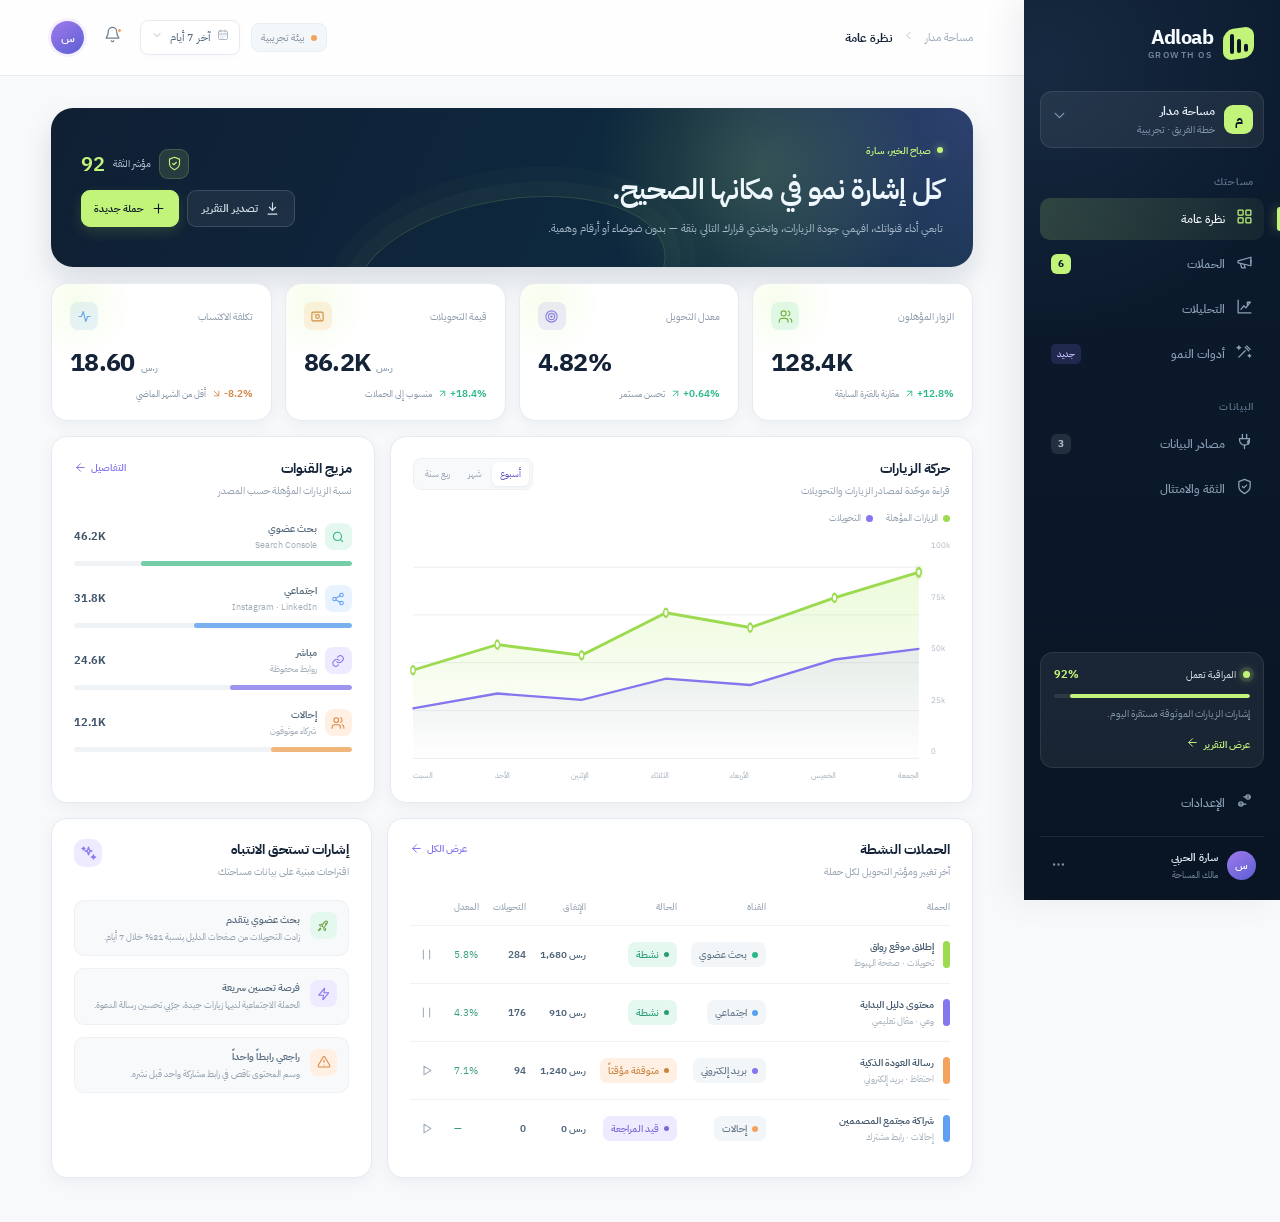
<file: index.html>
<!doctype html>
<html lang="ar" dir="rtl">
  <head>
    <meta charset="UTF-8" />
    <meta name="viewport" content="width=device-width, initial-scale=1.0" />
    <meta name="theme-color" content="#0b1728" />
    <meta
      name="description"
      content="Adloab — لوحة عربية لإدارة الحملات وتحليل الزيارات الموثوقة."
    />
    <title>Adloab · لوحة النمو</title>
    <link rel="stylesheet" href="styles.css" />
  </head>
  <body>
    <div class="app-shell" id="app-shell">
      <aside class="sidebar" id="sidebar" aria-label="القائمة الرئيسية">
        <div class="sidebar-top">
          <a class="brand" href="#" data-view="overview" aria-label="Adloab، الصفحة الرئيسية">
            <span class="brand-mark" aria-hidden="true">
              <span></span><span></span><span></span>
            </span>
            <span class="brand-copy">
              <strong>Adloab</strong>
              <small>growth OS</small>
            </span>
          </a>

          <button class="workspace-switcher" type="button" data-action="workspace-menu">
            <span class="workspace-avatar">م</span>
            <span class="workspace-copy">
              <strong>مساحة مدار</strong>
              <small>خطة الفريق · تجريبية</small>
            </span>
            <span class="workspace-chevron" data-icon="chevron-down"></span>
          </button>

          <nav class="primary-nav" aria-label="التنقل">
            <p class="nav-label">مساحتك</p>
            <button class="nav-item active" type="button" data-view="overview">
              <span data-icon="layout-dashboard"></span>
              <span>نظرة عامة</span>
              <span class="nav-indicator"></span>
            </button>
            <button class="nav-item" type="button" data-view="campaigns">
              <span data-icon="megaphone"></span>
              <span>الحملات</span>
              <span class="nav-count">6</span>
            </button>
            <button class="nav-item" type="button" data-view="analytics">
              <span data-icon="chart-no-axes-combined"></span>
              <span>التحليلات</span>
            </button>
            <button class="nav-item" type="button" data-view="tools">
              <span data-icon="wand-sparkles"></span>
              <span>أدوات النمو</span>
              <span class="new-dot">جديد</span>
            </button>

            <p class="nav-label nav-label-spaced">البيانات</p>
            <button class="nav-item" type="button" data-view="sources">
              <span data-icon="plug-zap"></span>
              <span>مصادر البيانات</span>
              <span class="nav-count subtle">3</span>
            </button>
            <button class="nav-item" type="button" data-view="compliance">
              <span data-icon="shield-check"></span>
              <span>الثقة والامتثال</span>
            </button>
          </nav>
        </div>

        <div class="sidebar-bottom">
          <div class="trust-mini-card">
            <div class="trust-mini-head">
              <span class="live-dot"></span>
              <span>المراقبة تعمل</span>
              <strong>92%</strong>
            </div>
            <div class="mini-progress"><span></span></div>
            <p>إشارات الزيارات الموثوقة مستقرة اليوم.</p>
            <button type="button" data-view="compliance">عرض التقرير <span data-icon="arrow-left"></span></button>
          </div>
          <button class="nav-item settings-link" type="button" data-view="settings">
            <span data-icon="settings-2"></span>
            <span>الإعدادات</span>
          </button>
          <div class="sidebar-user">
            <span class="user-avatar">س</span>
            <span class="sidebar-user-copy">
              <strong>سارة الحربي</strong>
              <small>مالك المساحة</small>
            </span>
            <button type="button" class="icon-button tiny" data-action="profile-menu" aria-label="خيارات الحساب">
              <span data-icon="more-horizontal"></span>
            </button>
          </div>
        </div>
      </aside>

      <div class="sidebar-backdrop" id="sidebar-backdrop"></div>

      <main class="main-area">
        <header class="topbar">
          <div class="topbar-leading">
            <button class="icon-button menu-toggle" type="button" data-action="toggle-sidebar" aria-label="فتح القائمة">
              <span data-icon="menu"></span>
            </button>
            <div class="breadcrumb-wrap">
              <span class="breadcrumb-muted">مساحة مدار</span>
              <span data-icon="chevron-left" class="breadcrumb-chevron"></span>
              <strong id="page-title">نظرة عامة</strong>
            </div>
          </div>
          <div class="topbar-actions">
            <span class="environment-pill"><span></span> بيئة تجريبية</span>
            <button class="date-button" type="button" data-action="range-menu">
              <span data-icon="calendar-days"></span>
              <span id="current-range-label">آخر 7 أيام</span>
              <span data-icon="chevron-down"></span>
            </button>
            <button class="icon-button notification-button" type="button" data-action="notifications" aria-label="الإشعارات">
              <span data-icon="bell"></span>
              <i></i>
            </button>
            <button class="top-avatar" type="button" data-action="profile-menu" aria-label="حساب سارة الحربي">س</button>
          </div>
          <div class="floating-menu date-menu" id="date-menu" hidden>
            <button type="button" data-range="7d">آخر 7 أيام <span>الأكثر استخداماً</span></button>
            <button type="button" data-range="30d">آخر 30 يوماً</button>
            <button type="button" data-range="90d">آخر 90 يوماً</button>
          </div>
          <div class="floating-menu notification-menu" id="notification-menu" hidden>
            <div class="menu-heading"><strong>الإشعارات</strong><button type="button" data-action="mark-read">تحديد كمقروء</button></div>
            <div class="notification-row"><span class="notification-icon green" data-icon="check-check"></span><div><strong>تم تحديث مزامنة GA4</strong><small>منذ 12 دقيقة</small></div></div>
            <div class="notification-row"><span class="notification-icon purple" data-icon="sparkles"></span><div><strong>اقتراح جديد للحملة العضوية</strong><small>منذ ساعة</small></div></div>
            <div class="notification-row"><span class="notification-icon orange" data-icon="triangle-alert"></span><div><strong>وسم UTM ناقص في رابط واحد</strong><small>منذ 3 ساعات</small></div></div>
          </div>
        </header>

        <section class="page-content" id="app-content" aria-live="polite"></section>
      </main>
    </div>

    <div id="modal-root"></div>
    <div class="toast-region" id="toast-region" aria-live="polite" aria-atomic="true"></div>
    <script src="app.js"></script>
  </body>
</html>
</file>
<file: styles.css>
@import url('https://fonts.googleapis.com/css2?family=IBM+Plex+Sans+Arabic:wght@400;500;600;700&display=swap');

:root {
  --navy-950: #07111f;
  --navy-900: #0b1728;
  --navy-850: #101f34;
  --navy-800: #142942;
  --navy-700: #203d5b;
  --ink: #142337;
  --muted: #74839a;
  --muted-2: #9aa8ba;
  --line: #e6ebf1;
  --line-strong: #d9e1e9;
  --surface: #ffffff;
  --surface-soft: #f7f9fb;
  --surface-warm: #fcfbf8;
  --lime: #c3f47a;
  --lime-strong: #9cda4f;
  --lime-ink: #153225;
  --purple: #8376ef;
  --purple-soft: #eeeaff;
  --orange: #f4a35d;
  --orange-soft: #fff0e3;
  --blue: #5f9ff4;
  --blue-soft: #e9f2ff;
  --green: #2bb789;
  --green-soft: #e4f8f0;
  --red: #e46c6c;
  --red-soft: #ffeded;
  --shadow-sm: 0 4px 16px rgba(15, 36, 60, 0.05);
  --shadow-md: 0 14px 36px rgba(15, 36, 60, 0.09);
  --radius-sm: 10px;
  --radius: 16px;
  --radius-lg: 22px;
  --sidebar-width: 256px;
  font-family: 'IBM Plex Sans Arabic', 'Segoe UI', Tahoma, Arial, sans-serif;
  color: var(--ink);
  background: var(--surface-soft);
  font-synthesis: none;
}

* {
  box-sizing: border-box;
}

html {
  min-width: 320px;
  background: var(--surface-soft);
}

body {
  margin: 0;
  min-width: 320px;
  min-height: 100vh;
  background: var(--surface-soft);
  color: var(--ink);
  -webkit-font-smoothing: antialiased;
}

button,
input,
select,
textarea {
  font: inherit;
}

button {
  cursor: pointer;
}

button:focus-visible,
input:focus-visible,
select:focus-visible,
textarea:focus-visible,
a:focus-visible {
  outline: 3px solid rgba(131, 118, 239, 0.3);
  outline-offset: 2px;
}

[hidden] {
  display: none !important;
}

.app-shell {
  display: flex;
  min-height: 100vh;
}

.sidebar {
  position: fixed;
  inset: 0 0 0 auto;
  z-index: 30;
  display: flex;
  flex-direction: column;
  justify-content: space-between;
  width: var(--sidebar-width);
  padding: 26px 16px 18px;
  color: #dce6f0;
  background:
    radial-gradient(circle at 8% 8%, rgba(73, 116, 153, 0.17), transparent 31%),
    linear-gradient(180deg, #0c1b2f 0%, #091524 100%);
  box-shadow: -12px 0 32px rgba(6, 17, 30, 0.06);
}

.sidebar-top,
.sidebar-bottom {
  width: 100%;
}

.brand {
  display: inline-flex;
  align-items: center;
  gap: 10px;
  padding: 0 10px;
  color: #f7fbff;
  text-decoration: none;
}

.brand-mark {
  display: inline-flex;
  align-items: flex-end;
  justify-content: center;
  gap: 3px;
  width: 31px;
  height: 31px;
  padding: 6px 5px;
  overflow: hidden;
  border-radius: 10px;
  background: var(--lime);
  transform: skewY(-9deg);
}

.brand-mark span {
  display: block;
  width: 4px;
  border-radius: 4px;
  background: var(--navy-900);
  transform: skewY(9deg);
}

.brand-mark span:nth-child(1) { height: 8px; }
.brand-mark span:nth-child(2) { height: 14px; }
.brand-mark span:nth-child(3) { height: 20px; }

.brand-copy {
  display: flex;
  flex-direction: column;
  gap: 0;
  line-height: 1.1;
}

.brand-copy strong {
  font-size: 20px;
  letter-spacing: -0.6px;
}

.brand-copy small {
  margin-top: 3px;
  color: #71849c;
  font-size: 9px;
  font-weight: 600;
  letter-spacing: 1.5px;
  text-transform: uppercase;
  direction: ltr;
  text-align: right;
}

.workspace-switcher {
  display: flex;
  align-items: center;
  width: 100%;
  margin-top: 30px;
  padding: 10px;
  color: #eaf3fb;
  text-align: right;
  background: rgba(255, 255, 255, 0.065);
  border: 1px solid rgba(255, 255, 255, 0.09);
  border-radius: 12px;
  transition: background 160ms ease, border-color 160ms ease;
}

.workspace-switcher:hover {
  background: rgba(255, 255, 255, 0.1);
  border-color: rgba(255, 255, 255, 0.16);
}

.workspace-avatar {
  display: grid;
  flex: 0 0 29px;
  width: 29px;
  height: 29px;
  place-items: center;
  margin-left: 9px;
  color: var(--navy-900);
  font-size: 13px;
  font-weight: 700;
  background: var(--lime);
  border-radius: 9px;
}

.workspace-copy {
  display: flex;
  flex: 1;
  flex-direction: column;
  min-width: 0;
  gap: 2px;
}

.workspace-copy strong {
  overflow: hidden;
  font-size: 12px;
  font-weight: 600;
  text-overflow: ellipsis;
  white-space: nowrap;
}

.workspace-copy small {
  overflow: hidden;
  color: #8397ad;
  font-size: 10px;
  text-overflow: ellipsis;
  white-space: nowrap;
}

.workspace-chevron {
  color: #8299b0;
}

.primary-nav {
  margin-top: 26px;
}

.nav-label {
  padding: 0 10px;
  margin: 0 0 9px;
  color: #5f748d;
  font-size: 10px;
  font-weight: 600;
  letter-spacing: 0.7px;
}

.nav-label-spaced {
  margin-top: 24px;
}

.nav-item {
  position: relative;
  display: flex;
  align-items: center;
  width: 100%;
  min-height: 42px;
  gap: 11px;
  padding: 9px 11px;
  color: #8da2b8;
  font-size: 12px;
  font-weight: 500;
  text-align: right;
  background: transparent;
  border: 0;
  border-radius: 10px;
  transition: color 160ms ease, background 160ms ease, transform 160ms ease;
}

.nav-item + .nav-item {
  margin-top: 3px;
}

.nav-item svg {
  flex: 0 0 auto;
  width: 17px;
  height: 17px;
  stroke-width: 1.8;
}

.nav-item:hover {
  color: #e7f0f7;
  background: rgba(255, 255, 255, 0.065);
}

.nav-item.active {
  color: #f5fbff;
  background: linear-gradient(90deg, rgba(195, 244, 122, 0.17), rgba(195, 244, 122, 0.06));
}

.nav-item.active::before {
  position: absolute;
  top: 9px;
  bottom: 9px;
  right: -16px;
  width: 3px;
  content: '';
  background: var(--lime);
  border-radius: 4px 0 0 4px;
  box-shadow: 0 0 12px rgba(195, 244, 122, 0.7);
}

.nav-item.active > [data-icon] {
  color: var(--lime);
}

.nav-indicator {
  display: none;
}

.nav-count {
  display: inline-grid;
  min-width: 20px;
  height: 20px;
  padding: 0 5px;
  margin-right: auto;
  place-items: center;
  color: var(--navy-900);
  font-size: 10px;
  font-weight: 700;
  background: var(--lime);
  border-radius: 6px;
}

.nav-count.subtle {
  color: #b2c4d6;
  background: rgba(255, 255, 255, 0.1);
}

.new-dot {
  padding: 3px 6px;
  margin-right: auto;
  color: #c6bfff;
  font-size: 9px;
  background: rgba(131, 118, 239, 0.18);
  border-radius: 5px;
}

.sidebar-bottom {
  padding-top: 16px;
}

.trust-mini-card {
  padding: 13px 13px 12px;
  margin-bottom: 14px;
  background: rgba(255, 255, 255, 0.065);
  border: 1px solid rgba(255, 255, 255, 0.085);
  border-radius: 13px;
}

.trust-mini-head {
  display: flex;
  align-items: center;
  gap: 7px;
  color: #d9e7ef;
  font-size: 10px;
}

.trust-mini-head strong {
  margin-right: auto;
  color: var(--lime);
  font-size: 11px;
  font-weight: 700;
  direction: ltr;
}

.live-dot {
  width: 7px;
  height: 7px;
  background: var(--lime);
  border-radius: 50%;
  box-shadow: 0 0 0 4px rgba(195, 244, 122, 0.1), 0 0 10px rgba(195, 244, 122, 0.7);
}

.mini-progress {
  height: 4px;
  margin: 11px 0 8px;
  overflow: hidden;
  background: rgba(255, 255, 255, 0.09);
  border-radius: 8px;
}

.mini-progress span {
  display: block;
  width: 92%;
  height: 100%;
  background: var(--lime);
  border-radius: inherit;
}

.trust-mini-card p {
  margin: 0 0 9px;
  color: #8297ab;
  font-size: 10px;
  line-height: 1.65;
}

.trust-mini-card button {
  display: inline-flex;
  align-items: center;
  gap: 5px;
  padding: 0;
  color: #c4f47b;
  font-size: 10px;
  font-weight: 600;
  background: none;
  border: 0;
}

.trust-mini-card button svg {
  width: 13px;
  height: 13px;
}

.settings-link {
  margin-bottom: 12px;
}

.sidebar-user {
  display: flex;
  align-items: center;
  gap: 9px;
  padding: 12px 8px 0;
  border-top: 1px solid rgba(255, 255, 255, 0.08);
}

.user-avatar,
.top-avatar {
  display: grid;
  flex: 0 0 auto;
  place-items: center;
  color: #fff;
  font-weight: 600;
  background: linear-gradient(145deg, #9f7aec, #5c5fd3);
  border-radius: 50%;
}

.user-avatar {
  width: 29px;
  height: 29px;
  font-size: 11px;
}

.sidebar-user-copy {
  display: flex;
  flex: 1;
  flex-direction: column;
  gap: 2px;
  min-width: 0;
}

.sidebar-user-copy strong {
  overflow: hidden;
  color: #e2edf6;
  font-size: 11px;
  font-weight: 600;
  text-overflow: ellipsis;
  white-space: nowrap;
}

.sidebar-user-copy small {
  color: #70859b;
  font-size: 9px;
}

.main-area {
  min-width: 0;
  width: calc(100% - var(--sidebar-width));
  margin-right: var(--sidebar-width);
}

.topbar {
  position: relative;
  display: flex;
  align-items: center;
  justify-content: space-between;
  min-height: 76px;
  padding: 18px clamp(22px, 4vw, 53px);
  background: rgba(255, 255, 255, 0.83);
  border-bottom: 1px solid rgba(226, 233, 240, 0.9);
  backdrop-filter: blur(13px);
}

.topbar-leading,
.topbar-actions,
.breadcrumb-wrap {
  display: flex;
  align-items: center;
}

.topbar-leading {
  gap: 12px;
}

.breadcrumb-wrap {
  gap: 10px;
  color: var(--ink);
  font-size: 12px;
}

.breadcrumb-muted {
  color: #9aa9ba;
  font-size: 11px;
}

.breadcrumb-chevron {
  color: #b8c2cd;
}

.breadcrumb-chevron svg {
  width: 13px;
  height: 13px;
}

.topbar-actions {
  gap: 11px;
}

.environment-pill,
.date-button,
.icon-button,
.top-avatar {
  border: 0;
}

.environment-pill {
  display: inline-flex;
  align-items: center;
  gap: 6px;
  padding: 6px 9px;
  color: #8090a1;
  font-size: 10px;
  background: #f4f7f9;
  border: 1px solid #e9eef2;
  border-radius: 8px;
}

.environment-pill span {
  width: 6px;
  height: 6px;
  background: var(--orange);
  border-radius: 50%;
}

.date-button {
  display: inline-flex;
  align-items: center;
  gap: 7px;
  padding: 8px 10px;
  color: #536579;
  font-size: 11px;
  background: #fff;
  border: 1px solid var(--line);
  border-radius: 8px;
  box-shadow: 0 2px 6px rgba(22, 44, 68, 0.025);
}

.date-button:hover {
  border-color: #c9d4df;
  background: #fbfcfd;
}

.date-button svg:first-child {
  color: var(--purple);
}

.date-button svg {
  width: 14px;
  height: 14px;
}

.date-button svg:last-child {
  width: 12px;
  height: 12px;
  color: #a5b1be;
}

.icon-button {
  display: inline-grid;
  width: 34px;
  height: 34px;
  place-items: center;
  color: #6e8093;
  background: transparent;
  border-radius: 9px;
}

.icon-button:hover {
  color: var(--ink);
  background: #f2f5f7;
}

.icon-button svg {
  width: 17px;
  height: 17px;
}

.icon-button.tiny {
  width: 24px;
  height: 24px;
  color: #7790a5;
}

.icon-button.tiny svg {
  width: 15px;
  height: 15px;
}

.notification-button {
  position: relative;
}

.notification-button i {
  position: absolute;
  top: 7px;
  right: 7px;
  width: 5px;
  height: 5px;
  background: var(--orange);
  border: 1px solid #fff;
  border-radius: 50%;
}

.top-avatar {
  width: 33px;
  height: 33px;
  font-size: 12px;
  box-shadow: 0 0 0 3px #f4f0fe;
}

.menu-toggle {
  display: none;
}

.page-content {
  max-width: 1480px;
  padding: 32px clamp(22px, 4vw, 53px) 44px;
  margin: 0 auto;
}

.floating-menu {
  position: absolute;
  z-index: 50;
  top: 62px;
  left: clamp(22px, 4vw, 53px);
  width: 188px;
  padding: 6px;
  overflow: hidden;
  background: #fff;
  border: 1px solid var(--line);
  border-radius: 12px;
  box-shadow: var(--shadow-md);
}

.floating-menu button {
  display: flex;
  align-items: center;
  justify-content: space-between;
  width: 100%;
  padding: 10px 11px;
  color: #52667b;
  font-size: 11px;
  text-align: right;
  background: transparent;
  border: 0;
  border-radius: 8px;
}

.floating-menu button:hover {
  color: var(--ink);
  background: var(--surface-soft);
}

.floating-menu button span {
  color: var(--purple);
  font-size: 9px;
}

.notification-menu {
  left: 57px;
  width: 300px;
  padding: 0;
}

.menu-heading {
  display: flex;
  align-items: center;
  justify-content: space-between;
  padding: 13px 14px 11px;
  border-bottom: 1px solid var(--line);
}

.menu-heading strong {
  font-size: 12px;
}

.menu-heading button {
  width: auto;
  padding: 0;
  color: var(--purple);
  font-size: 10px;
}

.notification-row {
  display: flex;
  align-items: flex-start;
  gap: 10px;
  padding: 11px 14px;
  border-bottom: 1px solid #f0f3f5;
}

.notification-row:last-child {
  border-bottom: 0;
}

.notification-row > div {
  display: flex;
  flex-direction: column;
  gap: 3px;
}

.notification-row strong {
  color: #43576c;
  font-size: 10px;
  font-weight: 600;
}

.notification-row small {
  color: #9aa8b5;
  font-size: 9px;
}

.notification-icon {
  display: grid;
  flex: 0 0 26px;
  width: 26px;
  height: 26px;
  place-items: center;
  border-radius: 8px;
}

.notification-icon svg {
  width: 14px;
  height: 14px;
}

.notification-icon.green { color: var(--green); background: var(--green-soft); }
.notification-icon.purple { color: var(--purple); background: var(--purple-soft); }
.notification-icon.orange { color: #d88743; background: var(--orange-soft); }

/* Shared page elements */
.page-heading {
  display: flex;
  align-items: flex-end;
  justify-content: space-between;
  gap: 20px;
  margin-bottom: 25px;
}

.page-heading-copy {
  min-width: 0;
}

.eyebrow {
  display: inline-flex;
  align-items: center;
  gap: 6px;
  margin: 0 0 8px;
  color: var(--purple);
  font-size: 10px;
  font-weight: 600;
  letter-spacing: 0.15px;
}

.eyebrow-dot {
  width: 5px;
  height: 5px;
  background: var(--purple);
  border-radius: 50%;
}

.page-heading h1 {
  margin: 0;
  color: var(--ink);
  font-size: clamp(22px, 2.2vw, 31px);
  font-weight: 700;
  letter-spacing: -0.7px;
  line-height: 1.35;
}

.page-heading p {
  max-width: 600px;
  margin: 5px 0 0;
  color: #8796a7;
  font-size: 12px;
  line-height: 1.75;
}

.page-actions {
  display: flex;
  flex: 0 0 auto;
  align-items: center;
  gap: 9px;
}

.primary-button,
.secondary-button,
.ghost-button,
.danger-button {
  display: inline-flex;
  align-items: center;
  justify-content: center;
  gap: 7px;
  min-height: 38px;
  padding: 9px 14px;
  font-size: 11px;
  font-weight: 600;
  border-radius: 9px;
  transition: all 160ms ease;
}

.primary-button {
  color: var(--navy-900);
  background: var(--lime);
  border: 1px solid var(--lime);
  box-shadow: 0 5px 13px rgba(151, 210, 77, 0.18);
}

.primary-button:hover {
  background: #b2eb68;
  border-color: #b2eb68;
  transform: translateY(-1px);
  box-shadow: 0 8px 17px rgba(151, 210, 77, 0.25);
}

.secondary-button {
  color: #50647a;
  background: #fff;
  border: 1px solid var(--line-strong);
}

.secondary-button:hover,
.ghost-button:hover {
  color: var(--ink);
  border-color: #c4d1dd;
  background: #fbfcfd;
}

.ghost-button {
  min-height: 34px;
  padding: 7px 10px;
  color: #718297;
  background: transparent;
  border: 1px solid transparent;
}

.danger-button {
  color: #c45b5b;
  background: var(--red-soft);
  border: 1px solid #ffd8d8;
}

.primary-button svg,
.secondary-button svg,
.ghost-button svg,
.danger-button svg {
  width: 15px;
  height: 15px;
}

.card {
  background: var(--surface);
  border: 1px solid var(--line);
  border-radius: var(--radius);
  box-shadow: var(--shadow-sm);
}

.card-heading {
  display: flex;
  align-items: flex-start;
  justify-content: space-between;
  gap: 16px;
  margin-bottom: 20px;
}

.card-heading h2,
.card-heading h3 {
  margin: 0;
  color: var(--ink);
  font-size: 14px;
  font-weight: 700;
}

.card-heading p {
  margin: 4px 0 0;
  color: #93a0af;
  font-size: 10px;
  line-height: 1.6;
}

.card-link {
  display: inline-flex;
  align-items: center;
  gap: 4px;
  padding: 2px 0;
  color: var(--purple);
  font-size: 10px;
  font-weight: 600;
  background: transparent;
  border: 0;
  white-space: nowrap;
}

.card-link:hover {
  color: #5c50cf;
}

.card-link svg {
  width: 13px;
  height: 13px;
}

.status-badge,
.channel-badge {
  display: inline-flex;
  align-items: center;
  gap: 5px;
  width: max-content;
  padding: 5px 8px;
  font-size: 10px;
  font-weight: 500;
  border-radius: 7px;
  white-space: nowrap;
}

.status-badge::before {
  width: 5px;
  height: 5px;
  content: '';
  background: currentColor;
  border-radius: 50%;
}

.status-active { color: #299d77; background: var(--green-soft); }
.status-paused { color: #cb823e; background: var(--orange-soft); }
.status-draft { color: #7d8a9a; background: #edf1f4; }
.status-review { color: #786ad4; background: var(--purple-soft); }

.channel-badge {
  color: #607388;
  background: #f3f6f8;
}

.channel-badge::before {
  width: 6px;
  height: 6px;
  content: '';
  border-radius: 50%;
}

.channel-organic::before { background: var(--green); }
.channel-social::before { background: #57a2ee; }
.channel-email::before { background: var(--purple); }
.channel-referral::before { background: var(--orange); }
.channel-direct::before { background: #a0abb6; }

.kpi-grid {
  display: grid;
  grid-template-columns: repeat(4, minmax(0, 1fr));
  gap: 13px;
  margin-bottom: 15px;
}

.kpi-card {
  position: relative;
  min-height: 138px;
  padding: 18px 18px 15px;
  overflow: hidden;
  background: #fff;
  border: 1px solid var(--line);
  border-radius: var(--radius);
  box-shadow: var(--shadow-sm);
}

.kpi-card::after {
  position: absolute;
  top: -38px;
  left: -32px;
  width: 115px;
  height: 115px;
  content: '';
  background: radial-gradient(circle, rgba(195, 244, 122, 0.14), transparent 67%);
  pointer-events: none;
}

.kpi-topline {
  display: flex;
  align-items: center;
  justify-content: space-between;
  color: #8a99a9;
  font-size: 10px;
}

.kpi-icon {
  display: grid;
  width: 28px;
  height: 28px;
  place-items: center;
  border-radius: 8px;
}

.kpi-icon svg {
  width: 15px;
  height: 15px;
}

.kpi-icon.lime { color: #6da937; background: var(--green-soft); }
.kpi-icon.purple { color: var(--purple); background: var(--purple-soft); }
.kpi-icon.orange { color: #d3843e; background: var(--orange-soft); }
.kpi-icon.blue { color: var(--blue); background: var(--blue-soft); }

.kpi-value {
  display: flex;
  align-items: baseline;
  gap: 6px;
  margin-top: 14px;
  color: var(--ink);
  font-size: 25px;
  font-weight: 700;
  letter-spacing: -0.7px;
  direction: ltr;
  text-align: right;
}

.kpi-value small {
  color: #8e9dad;
  font-size: 10px;
  font-weight: 500;
  letter-spacing: 0;
}

.kpi-footer {
  display: flex;
  align-items: center;
  gap: 5px;
  margin-top: 5px;
  color: #8998a8;
  font-size: 9px;
}

.kpi-change {
  display: inline-flex;
  align-items: center;
  gap: 2px;
  color: var(--green);
  font-size: 10px;
  font-weight: 600;
  direction: ltr;
}

.kpi-change.down { color: #d18648; }
.kpi-change svg { width: 11px; height: 11px; }

.overview-hero {
  position: relative;
  display: flex;
  align-items: center;
  justify-content: space-between;
  min-height: 159px;
  padding: 25px 30px;
  margin-bottom: 16px;
  overflow: hidden;
  color: #eef7fb;
  background:
    radial-gradient(circle at 77% 38%, rgba(195, 244, 122, 0.18), transparent 23%),
    radial-gradient(circle at 99% 0%, rgba(131, 118, 239, 0.25), transparent 31%),
    linear-gradient(115deg, #101f34, #0d2a40 74%, #123145);
  border-radius: var(--radius-lg);
  box-shadow: 0 14px 28px rgba(12, 32, 54, 0.13);
}

.overview-hero::after {
  position: absolute;
  left: 33%;
  bottom: -84px;
  width: 310px;
  height: 150px;
  content: '';
  border: 1px solid rgba(195, 244, 122, 0.17);
  border-radius: 50%;
  transform: rotate(-9deg);
  box-shadow: 0 0 0 15px rgba(195, 244, 122, 0.025), 0 0 0 30px rgba(195, 244, 122, 0.018);
}

.hero-copy,
.hero-side {
  position: relative;
  z-index: 1;
}

.hero-copy {
  max-width: 590px;
}

.hero-kicker {
  display: inline-flex;
  align-items: center;
  gap: 6px;
  margin-bottom: 10px;
  color: var(--lime);
  font-size: 10px;
  font-weight: 600;
}

.hero-kicker span {
  width: 6px;
  height: 6px;
  background: var(--lime);
  border-radius: 50%;
  box-shadow: 0 0 9px rgba(195, 244, 122, 0.7);
}

.hero-copy h1 {
  margin: 0;
  font-size: clamp(20px, 2.3vw, 29px);
  font-weight: 600;
  letter-spacing: -0.65px;
}

.hero-copy p {
  margin: 8px 0 0;
  color: #a8bbca;
  font-size: 11px;
  line-height: 1.8;
}

.hero-side {
  display: flex;
  flex-direction: column;
  align-items: flex-end;
  gap: 11px;
  min-width: 168px;
}

.hero-health {
  display: flex;
  align-items: center;
  gap: 8px;
  color: #b9cbd7;
  font-size: 10px;
}

.hero-health strong {
  color: var(--lime);
  font-size: 20px;
  font-weight: 600;
  direction: ltr;
}

.hero-health-icon {
  display: grid;
  width: 30px;
  height: 30px;
  place-items: center;
  color: var(--lime);
  background: rgba(195, 244, 122, 0.13);
  border: 1px solid rgba(195, 244, 122, 0.19);
  border-radius: 9px;
}

.hero-health-icon svg { width: 15px; height: 15px; }

.hero-buttons {
  display: flex;
  gap: 8px;
}

.hero-buttons .primary-button {
  min-height: 35px;
  padding: 8px 12px;
  font-size: 10px;
}

.hero-buttons .secondary-button {
  min-height: 35px;
  color: #d4e1e9;
  background: rgba(255, 255, 255, 0.06);
  border-color: rgba(255, 255, 255, 0.14);
}

.hero-buttons .secondary-button:hover {
  color: #fff;
  background: rgba(255, 255, 255, 0.12);
  border-color: rgba(255, 255, 255, 0.23);
}

.dashboard-grid {
  display: grid;
  grid-template-columns: minmax(0, 1.53fr) minmax(295px, 0.85fr);
  gap: 15px;
  margin-bottom: 15px;
}

.chart-card,
.source-card {
  min-height: 361px;
  padding: 21px 22px;
}

.chart-card .card-heading {
  margin-bottom: 12px;
}

.chart-tabs {
  display: flex;
  align-items: center;
  gap: 2px;
  padding: 3px;
  background: var(--surface-soft);
  border: 1px solid #eef1f4;
  border-radius: 8px;
}

.chart-tab {
  padding: 5px 8px;
  color: #9aa7b5;
  font-size: 9px;
  background: transparent;
  border: 0;
  border-radius: 6px;
}

.chart-tab.active,
.chart-tab:hover {
  color: #5d53c4;
  background: #fff;
  box-shadow: 0 1px 3px rgba(26, 46, 69, 0.08);
}

.chart-legend {
  display: flex;
  align-items: center;
  gap: 13px;
  margin-bottom: 7px;
  color: #94a1ae;
  font-size: 9px;
}

.legend-item {
  display: inline-flex;
  align-items: center;
  gap: 5px;
}

.legend-item i {
  width: 7px;
  height: 7px;
  border-radius: 50%;
}

.legend-item i.lime { background: var(--lime-strong); }
.legend-item i.purple { background: var(--purple); }

.chart-figure {
  position: relative;
  height: 249px;
  margin: 0;
}

.chart-y-labels {
  position: absolute;
  top: 7px;
  bottom: 24px;
  right: 0;
  display: flex;
  flex-direction: column;
  justify-content: space-between;
  color: #b0bac4;
  font-size: 8px;
  direction: ltr;
}

.chart-svg-wrap {
  position: absolute;
  top: 4px;
  left: 0;
  right: 31px;
  bottom: 0;
}

.chart-svg-wrap svg {
  display: block;
  width: 100%;
  height: 100%;
  overflow: visible;
}

.chart-grid-line {
  stroke: #edf1f4;
  stroke-width: 1;
}

.chart-labels {
  position: absolute;
  right: 31px;
  bottom: 0;
  left: 0;
  display: flex;
  justify-content: space-between;
  color: #a4afbb;
  font-size: 8px;
  direction: ltr;
}

.source-list {
  display: flex;
  flex-direction: column;
  gap: 17px;
  margin-top: 22px;
}

.source-row {
  display: grid;
  grid-template-columns: 1fr auto;
  gap: 9px 12px;
  align-items: center;
}

.source-meta {
  display: flex;
  align-items: center;
  gap: 8px;
  min-width: 0;
}

.source-meta-icon {
  display: grid;
  flex: 0 0 27px;
  width: 27px;
  height: 27px;
  place-items: center;
  border-radius: 8px;
}

.source-meta-icon svg { width: 14px; height: 14px; }
.source-meta-icon.green { color: var(--green); background: var(--green-soft); }
.source-meta-icon.blue { color: var(--blue); background: var(--blue-soft); }
.source-meta-icon.purple { color: var(--purple); background: var(--purple-soft); }
.source-meta-icon.orange { color: #d98642; background: var(--orange-soft); }

.source-meta-copy {
  display: flex;
  flex-direction: column;
  gap: 2px;
  min-width: 0;
}

.source-meta-copy strong {
  overflow: hidden;
  color: #4f6478;
  font-size: 10px;
  font-weight: 600;
  text-overflow: ellipsis;
  white-space: nowrap;
}

.source-meta-copy small {
  color: #a3aeb9;
  font-size: 9px;
}

.source-number {
  color: #42576c;
  font-size: 11px;
  font-weight: 700;
  direction: ltr;
}

.source-bar {
  grid-column: 1 / -1;
  height: 5px;
  overflow: hidden;
  background: #f0f3f5;
  border-radius: 6px;
}

.source-bar span {
  display: block;
  height: 100%;
  border-radius: inherit;
}

.source-bar span.green { background: #73cea7; }
.source-bar span.blue { background: #79b1ee; }
.source-bar span.purple { background: #9e94f0; }
.source-bar span.orange { background: #f1b67c; }

.bottom-grid {
  display: grid;
  grid-template-columns: minmax(0, 1.55fr) minmax(290px, 0.85fr);
  gap: 15px;
}

.table-card,
.insight-card {
  min-height: 312px;
  padding: 20px 22px;
}

.table-wrap {
  width: 100%;
  overflow-x: auto;
}

table {
  width: 100%;
  border-collapse: collapse;
}

th {
  padding: 0 0 11px;
  color: #9aa7b4;
  font-size: 9px;
  font-weight: 500;
  text-align: right;
  white-space: nowrap;
}

td {
  padding: 13px 0;
  color: #52677b;
  font-size: 10px;
  border-top: 1px solid #f0f3f5;
  white-space: nowrap;
}

td:first-child,
th:first-child {
  padding-right: 0;
}

td:not(:first-child),
th:not(:first-child) {
  padding-right: 14px;
}

.campaign-name {
  display: flex;
  align-items: center;
  gap: 9px;
  min-width: 170px;
}

.campaign-color {
  flex: 0 0 7px;
  width: 7px;
  height: 27px;
  border-radius: 5px;
}

.campaign-color.lime { background: var(--lime-strong); }
.campaign-color.purple { background: var(--purple); }
.campaign-color.orange { background: var(--orange); }
.campaign-color.blue { background: var(--blue); }

.campaign-name-copy {
  display: flex;
  flex-direction: column;
  gap: 2px;
  min-width: 0;
}

.campaign-name-copy strong {
  overflow: hidden;
  color: #42576b;
  font-size: 10px;
  font-weight: 600;
  text-overflow: ellipsis;
  white-space: nowrap;
}

.campaign-name-copy small {
  color: #a6b1bc;
  font-size: 9px;
}

.metric-number {
  color: #4e6479;
  font-weight: 600;
  direction: ltr;
  text-align: right;
}

.metric-positive {
  color: #3ba17d;
  font-size: 10px;
  direction: ltr;
}

.table-menu-button {
  display: inline-grid;
  width: 25px;
  height: 25px;
  place-items: center;
  color: #a4b0bd;
  background: transparent;
  border: 0;
  border-radius: 6px;
}

.table-menu-button:hover {
  color: var(--ink);
  background: #f2f5f7;
}

.table-menu-button svg { width: 15px; height: 15px; }

.insight-list {
  display: flex;
  flex-direction: column;
  gap: 12px;
}

.insight-item {
  display: flex;
  align-items: flex-start;
  gap: 10px;
  padding: 11px;
  background: var(--surface-soft);
  border: 1px solid #eef1f4;
  border-radius: 10px;
}

.insight-icon {
  display: grid;
  flex: 0 0 27px;
  width: 27px;
  height: 27px;
  place-items: center;
  border-radius: 8px;
}

.insight-icon svg { width: 14px; height: 14px; }
.insight-icon.lime { color: #73a947; background: var(--green-soft); }
.insight-icon.purple { color: var(--purple); background: var(--purple-soft); }
.insight-icon.orange { color: #d88843; background: var(--orange-soft); }

.insight-copy {
  display: flex;
  flex-direction: column;
  gap: 3px;
}

.insight-copy strong {
  color: #53677b;
  font-size: 10px;
  font-weight: 600;
}

.insight-copy p {
  margin: 0;
  color: #94a1ae;
  font-size: 9px;
  line-height: 1.6;
}

/* Internal page layouts */
.section-card {
  padding: 22px;
  margin-bottom: 15px;
}

.toolbar-card {
  display: flex;
  align-items: center;
  justify-content: space-between;
  gap: 14px;
  padding: 13px 15px;
  margin-bottom: 15px;
  background: #fff;
  border: 1px solid var(--line);
  border-radius: var(--radius);
}

.toolbar-left,
.toolbar-right,
.filter-pills {
  display: flex;
  align-items: center;
  gap: 8px;
}

.search-box {
  position: relative;
  display: flex;
  align-items: center;
}

.search-box svg {
  position: absolute;
  right: 10px;
  width: 14px;
  height: 14px;
  color: #a9b4bf;
  pointer-events: none;
}

.search-box input {
  width: 220px;
  height: 34px;
  padding: 7px 31px 7px 10px;
  color: var(--ink);
  font-size: 10px;
  background: #fafbfc;
  border: 1px solid #e8edf1;
  border-radius: 8px;
}

.search-box input::placeholder,
.input-control::placeholder,
.textarea-control::placeholder {
  color: #b1bcc7;
}

.filter-pill {
  padding: 7px 10px;
  color: #8493a3;
  font-size: 10px;
  background: transparent;
  border: 1px solid transparent;
  border-radius: 7px;
}

.filter-pill:hover {
  color: var(--ink);
  background: #f5f7f9;
}

.filter-pill.active {
  color: #5d50cf;
  background: var(--purple-soft);
  border-color: #e2ddff;
}

.full-table-card {
  padding: 21px 22px;
}

.full-table-card table th,
.full-table-card table td {
  padding-left: 13px;
}

.full-table-card table th:last-child,
.full-table-card table td:last-child {
  padding-left: 0;
}

.table-actions {
  display: flex;
  align-items: center;
  gap: 3px;
}

.empty-state {
  padding: 38px 20px;
  color: #9aa8b6;
  font-size: 11px;
  text-align: center;
}

.stats-strip {
  display: grid;
  grid-template-columns: repeat(4, minmax(0, 1fr));
  gap: 11px;
  margin-bottom: 15px;
}

.stat-tile {
  display: flex;
  flex-direction: column;
  gap: 5px;
  padding: 15px 17px;
  background: #fff;
  border: 1px solid var(--line);
  border-radius: 13px;
}

.stat-tile small {
  color: #93a1ae;
  font-size: 9px;
}

.stat-tile strong {
  color: #3d5368;
  font-size: 19px;
  font-weight: 700;
  direction: ltr;
  text-align: right;
}

.stat-tile span {
  color: var(--green);
  font-size: 9px;
  direction: ltr;
}

.analytics-grid {
  display: grid;
  grid-template-columns: minmax(0, 1.45fr) minmax(270px, 0.8fr);
  gap: 15px;
  margin-bottom: 15px;
}

.analytics-grid .chart-card {
  min-height: 420px;
}

.analytics-grid .chart-figure {
  height: 296px;
}

.funnel-list {
  display: flex;
  flex-direction: column;
  gap: 14px;
  margin-top: 24px;
}

.funnel-row {
  display: grid;
  grid-template-columns: 88px 1fr auto;
  gap: 9px;
  align-items: center;
}

.funnel-row label {
  color: #6f8193;
  font-size: 10px;
}

.funnel-track {
  height: 8px;
  overflow: hidden;
  background: #f0f3f5;
  border-radius: 8px;
}

.funnel-track span {
  display: block;
  height: 100%;
  border-radius: inherit;
}

.funnel-row strong {
  color: #52677b;
  font-size: 10px;
  font-weight: 600;
  direction: ltr;
}

.event-table-card {
  padding: 21px 22px;
}

.event-table-card table td {
  padding-top: 14px;
  padding-bottom: 14px;
}

.event-name {
  display: flex;
  align-items: center;
  gap: 8px;
  color: #53687b;
  font-weight: 600;
}

.event-name i {
  width: 7px;
  height: 7px;
  background: var(--purple);
  border-radius: 50%;
}

.growth-tools-grid,
.integrations-grid,
.settings-grid,
.compliance-grid {
  display: grid;
  grid-template-columns: repeat(2, minmax(0, 1fr));
  gap: 15px;
}

.tool-card,
.integration-card,
.settings-card,
.compliance-card {
  padding: 22px;
  background: #fff;
  border: 1px solid var(--line);
  border-radius: var(--radius);
  box-shadow: var(--shadow-sm);
}

.tool-card.full-width,
.settings-card.full-width,
.compliance-card.full-width {
  grid-column: 1 / -1;
}

.tool-card-heading,
.integration-heading,
.settings-heading,
.compliance-heading {
  display: flex;
  align-items: flex-start;
  gap: 11px;
  margin-bottom: 18px;
}

.tool-icon,
.integration-icon,
.section-icon {
  display: grid;
  flex: 0 0 35px;
  width: 35px;
  height: 35px;
  place-items: center;
  color: var(--purple);
  background: var(--purple-soft);
  border-radius: 10px;
}

.tool-icon.green,
.integration-icon.green,
.section-icon.green { color: var(--green); background: var(--green-soft); }
.tool-icon.blue,
.integration-icon.blue { color: var(--blue); background: var(--blue-soft); }
.tool-icon.orange,
.integration-icon.orange { color: #d7853f; background: var(--orange-soft); }
.tool-icon svg,
.integration-icon svg,
.section-icon svg { width: 17px; height: 17px; }

.tool-card-heading h2,
.integration-heading h2,
.settings-heading h2,
.compliance-heading h2 {
  margin: 0;
  color: var(--ink);
  font-size: 14px;
  font-weight: 700;
}

.tool-card-heading p,
.integration-heading p,
.settings-heading p,
.compliance-heading p {
  margin: 4px 0 0;
  color: #98a5b2;
  font-size: 10px;
  line-height: 1.65;
}

.form-grid {
  display: grid;
  grid-template-columns: repeat(2, minmax(0, 1fr));
  gap: 12px;
}

.form-field {
  display: flex;
  flex-direction: column;
  gap: 6px;
}

.form-field.full {
  grid-column: 1 / -1;
}

.form-field label {
  color: #607388;
  font-size: 10px;
  font-weight: 600;
}

.input-control,
.select-control,
.textarea-control {
  width: 100%;
  min-height: 38px;
  padding: 8px 11px;
  color: #4d6378;
  font-size: 10px;
  background: #fbfcfd;
  border: 1px solid #e5ebef;
  border-radius: 8px;
  transition: border-color 160ms ease, box-shadow 160ms ease;
}

.textarea-control {
  min-height: 78px;
  resize: vertical;
}

.input-control:focus,
.select-control:focus,
.textarea-control:focus {
  outline: 0;
  border-color: #bdb5f4;
  box-shadow: 0 0 0 3px rgba(131, 118, 239, 0.1);
}

.select-control {
  appearance: none;
  background-image: linear-gradient(45deg, transparent 50%, #9caaba 50%), linear-gradient(135deg, #9caaba 50%, transparent 50%);
  background-position: calc(100% - 14px) 16px, calc(100% - 10px) 16px;
  background-repeat: no-repeat;
  background-size: 4px 4px, 4px 4px;
}

.form-hint {
  margin: -1px 0 0;
  color: #a3aeb9;
  font-size: 9px;
  line-height: 1.55;
}

.form-actions {
  display: flex;
  align-items: center;
  justify-content: flex-start;
  gap: 8px;
  padding-top: 7px;
}

.utm-preview {
  display: flex;
  align-items: flex-start;
  justify-content: space-between;
  gap: 12px;
  min-height: 75px;
  padding: 12px;
  margin-top: 17px;
  background: #101f34;
  border: 1px solid #233a54;
  border-radius: 10px;
}

.utm-preview-copy {
  display: flex;
  flex-direction: column;
  gap: 7px;
  min-width: 0;
}

.utm-preview-copy small {
  color: #8fa6ba;
  font-size: 9px;
}

.utm-preview code {
  display: block;
  overflow: hidden;
  color: #d2f7a4;
  font-family: ui-monospace, SFMono-Regular, Consolas, monospace;
  font-size: 9px;
  direction: ltr;
  text-align: left;
  text-overflow: ellipsis;
  white-space: nowrap;
}

.copy-button {
  display: inline-flex;
  flex: 0 0 auto;
  align-items: center;
  gap: 5px;
  padding: 6px 8px;
  color: #c0d8e7;
  font-size: 9px;
  background: rgba(255, 255, 255, 0.08);
  border: 1px solid rgba(255, 255, 255, 0.11);
  border-radius: 7px;
}

.copy-button:hover { background: rgba(255, 255, 255, 0.14); }
.copy-button svg { width: 13px; height: 13px; }

.tool-note {
  display: flex;
  align-items: flex-start;
  gap: 8px;
  padding: 10px;
  margin-top: 17px;
  color: #788c9f;
  font-size: 9px;
  line-height: 1.7;
  background: #faf7ef;
  border: 1px solid #f2ead8;
  border-radius: 9px;
}

.tool-note svg { flex: 0 0 auto; width: 14px; height: 14px; color: #d8944f; }

.checklist {
  display: flex;
  flex-direction: column;
  gap: 9px;
}

.check-row {
  display: flex;
  align-items: flex-start;
  gap: 9px;
  padding: 10px;
  background: var(--surface-soft);
  border: 1px solid #edf1f4;
  border-radius: 9px;
}

.check-row input {
  position: relative;
  flex: 0 0 auto;
  width: 16px;
  height: 16px;
  margin: 0;
  accent-color: #7fba44;
}

.check-row label {
  display: flex;
  flex-direction: column;
  gap: 2px;
  color: #53687b;
  font-size: 10px;
  font-weight: 600;
  cursor: pointer;
}

.check-row label small {
  color: #98a5b2;
  font-size: 9px;
  font-weight: 400;
  line-height: 1.55;
}

.integration-card {
  display: flex;
  flex-direction: column;
  min-height: 180px;
}

.integration-heading {
  margin-bottom: 10px;
}

.integration-heading > div:nth-child(2) {
  flex: 1;
}

.integration-state {
  display: inline-flex;
  align-items: center;
  gap: 4px;
  color: #2c9e7b;
  font-size: 9px;
  font-weight: 600;
  white-space: nowrap;
}

.integration-state.off {
  color: #9aa7b4;
}

.integration-state::before {
  width: 5px;
  height: 5px;
  content: '';
  background: currentColor;
  border-radius: 50%;
}

.integration-description {
  flex: 1;
  margin: 0 0 16px;
  color: #8494a4;
  font-size: 10px;
  line-height: 1.75;
}

.integration-footer {
  display: flex;
  align-items: center;
  justify-content: space-between;
  gap: 10px;
  padding-top: 12px;
  border-top: 1px solid #eef2f4;
}

.integration-footer small {
  color: #a3aeb9;
  font-size: 9px;
}

.integration-footer button {
  min-height: 30px;
  padding: 6px 10px;
  font-size: 9px;
}

.compliance-score {
  display: grid;
  grid-template-columns: 120px 1fr;
  gap: 25px;
  align-items: center;
}

.score-ring {
  position: relative;
  display: grid;
  width: 114px;
  height: 114px;
  place-items: center;
  border-radius: 50%;
  background: conic-gradient(var(--lime-strong) 0deg 331deg, #edf1f3 331deg 360deg);
}

.score-ring::before {
  position: absolute;
  width: 88px;
  height: 88px;
  content: '';
  background: #fff;
  border-radius: 50%;
}

.score-ring-copy {
  position: relative;
  z-index: 1;
  display: flex;
  flex-direction: column;
  align-items: center;
  gap: 0;
}

.score-ring-copy strong {
  color: #40576b;
  font-size: 24px;
  line-height: 1;
  direction: ltr;
}

.score-ring-copy small {
  color: #9aa8b4;
  font-size: 8px;
}

.score-copy h3 {
  margin: 0 0 6px;
  color: #435a6e;
  font-size: 15px;
}

.score-copy p {
  max-width: 500px;
  margin: 0;
  color: #8998a7;
  font-size: 10px;
  line-height: 1.8;
}

.policy-banner {
  display: flex;
  align-items: flex-start;
  gap: 11px;
  padding: 15px;
  margin-bottom: 17px;
  color: #60768a;
  background: #f1f9e9;
  border: 1px solid #deefc7;
  border-radius: 11px;
}

.policy-banner > svg { flex: 0 0 auto; color: #6caa3b; }
.policy-banner strong { display: block; margin-bottom: 3px; color: #526e39; font-size: 11px; }
.policy-banner p { margin: 0; font-size: 9px; line-height: 1.7; }

.settings-profile {
  display: flex;
  align-items: center;
  gap: 13px;
  padding-bottom: 19px;
  margin-bottom: 18px;
  border-bottom: 1px solid #edf1f4;
}

.large-avatar {
  display: grid;
  width: 53px;
  height: 53px;
  place-items: center;
  color: #fff;
  font-size: 18px;
  font-weight: 600;
  background: linear-gradient(145deg, #a17cef, #555fd0);
  border-radius: 15px;
  box-shadow: 0 6px 15px rgba(101, 88, 205, 0.2);
}

.settings-profile-copy {
  display: flex;
  flex-direction: column;
  gap: 3px;
}

.settings-profile-copy strong { color: #41586c; font-size: 13px; }
.settings-profile-copy small { color: #98a6b3; font-size: 9px; }

.setting-row {
  display: flex;
  align-items: center;
  justify-content: space-between;
  gap: 14px;
  padding: 13px 0;
  border-bottom: 1px solid #f0f3f5;
}

.setting-row:last-child { border-bottom: 0; }

.setting-row-copy {
  display: flex;
  flex-direction: column;
  gap: 3px;
}

.setting-row-copy strong { color: #586c7f; font-size: 10px; font-weight: 600; }
.setting-row-copy small { color: #9aa7b4; font-size: 9px; line-height: 1.55; }

.switch {
  position: relative;
  display: inline-flex;
  flex: 0 0 auto;
  width: 38px;
  height: 21px;
}

.switch input {
  width: 0;
  height: 0;
  opacity: 0;
}

.switch-slider {
  position: absolute;
  inset: 0;
  background: #dbe2e8;
  border-radius: 20px;
  transition: 160ms ease;
}

.switch-slider::before {
  position: absolute;
  right: 3px;
  bottom: 3px;
  width: 15px;
  height: 15px;
  content: '';
  background: #fff;
  border-radius: 50%;
  box-shadow: 0 2px 4px rgba(24, 44, 64, 0.14);
  transition: 160ms ease;
}

.switch input:checked + .switch-slider { background: var(--lime-strong); }
.switch input:checked + .switch-slider::before { right: 20px; }

.data-safety-card {
  display: flex;
  align-items: center;
  gap: 14px;
  padding: 15px;
  background: #f7f9fb;
  border: 1px solid #edf1f4;
  border-radius: 11px;
}

.data-safety-icon {
  display: grid;
  flex: 0 0 34px;
  width: 34px;
  height: 34px;
  place-items: center;
  color: var(--green);
  background: var(--green-soft);
  border-radius: 10px;
}

.data-safety-icon svg { width: 17px; height: 17px; }
.data-safety-card strong { display: block; margin-bottom: 3px; color: #536a7d; font-size: 10px; }
.data-safety-card p { margin: 0; color: #96a3b0; font-size: 9px; line-height: 1.6; }

/* Modal & toast */
.modal-backdrop {
  position: fixed;
  z-index: 100;
  inset: 0;
  display: grid;
  padding: 20px;
  place-items: center;
  background: rgba(7, 17, 31, 0.48);
  backdrop-filter: blur(4px);
}

.modal {
  width: min(100%, 530px);
  max-height: min(720px, calc(100vh - 40px));
  overflow: auto;
  padding: 23px;
  background: #fff;
  border: 1px solid rgba(255, 255, 255, 0.5);
  border-radius: 18px;
  box-shadow: 0 22px 60px rgba(5, 18, 32, 0.23);
  animation: modal-in 180ms ease-out;
}

@keyframes modal-in {
  from { opacity: 0; transform: translateY(8px) scale(0.985); }
  to { opacity: 1; transform: translateY(0) scale(1); }
}

.modal-header {
  display: flex;
  align-items: flex-start;
  justify-content: space-between;
  gap: 14px;
  padding-bottom: 18px;
  margin-bottom: 18px;
  border-bottom: 1px solid #edf1f4;
}

.modal-header h2 { margin: 0; color: var(--ink); font-size: 17px; }
.modal-header p { margin: 5px 0 0; color: #99a6b2; font-size: 10px; line-height: 1.6; }
.modal-close { flex: 0 0 auto; }

.modal-footer {
  display: flex;
  justify-content: flex-start;
  gap: 8px;
  padding-top: 18px;
  margin-top: 19px;
  border-top: 1px solid #edf1f4;
}

.integration-modal-options {
  display: grid;
  gap: 8px;
}

.integration-option {
  display: flex;
  align-items: center;
  gap: 10px;
  padding: 12px;
  text-align: right;
  background: #fbfcfd;
  border: 1px solid #e8edf1;
  border-radius: 10px;
}

.integration-option:hover { border-color: #c9c2fb; background: #fcfbff; }
.integration-option .tool-icon { flex-basis: 31px; width: 31px; height: 31px; }
.integration-option-copy { flex: 1; }
.integration-option-copy strong { display: block; color: #506579; font-size: 10px; }
.integration-option-copy small { color: #9da9b5; font-size: 9px; }
.integration-option > svg { color: #aab6c1; width: 15px; height: 15px; }

.toast-region {
  position: fixed;
  z-index: 200;
  right: 24px;
  bottom: 22px;
  display: flex;
  flex-direction: column;
  align-items: flex-end;
  gap: 8px;
  max-width: min(360px, calc(100vw - 32px));
}

.toast {
  display: flex;
  align-items: flex-start;
  gap: 9px;
  min-width: 240px;
  padding: 12px 13px;
  color: #eaf3f8;
  background: #12263d;
  border: 1px solid #29445f;
  border-radius: 11px;
  box-shadow: 0 12px 26px rgba(7, 18, 32, 0.18);
  animation: toast-in 200ms ease-out;
}

.toast.success { border-color: rgba(195, 244, 122, 0.35); }
.toast.warning { border-color: rgba(244, 163, 93, 0.38); }
.toast-icon { display: grid; flex: 0 0 24px; width: 24px; height: 24px; place-items: center; color: var(--lime); background: rgba(195, 244, 122, 0.12); border-radius: 7px; }
.toast.warning .toast-icon { color: var(--orange); background: rgba(244, 163, 93, 0.12); }
.toast-icon svg { width: 14px; height: 14px; }
.toast-copy { display: flex; flex-direction: column; gap: 2px; }
.toast-copy strong { font-size: 10px; font-weight: 600; }
.toast-copy small { color: #9db0bf; font-size: 9px; line-height: 1.5; }

@keyframes toast-in {
  from { opacity: 0; transform: translateY(8px); }
  to { opacity: 1; transform: translateY(0); }
}

.no-results {
  padding: 22px 0;
  color: #a0acb8;
  font-size: 10px;
  text-align: center;
}

/* Responsive */
@media (max-width: 1180px) {
  :root { --sidebar-width: 230px; }
  .page-content { padding-right: 30px; padding-left: 30px; }
  .topbar { padding-right: 30px; padding-left: 30px; }
  .kpi-grid { gap: 10px; }
  .kpi-card { padding-right: 14px; padding-left: 14px; }
  .kpi-value { font-size: 22px; }
  .overview-hero { padding-right: 24px; padding-left: 24px; }
}

@media (max-width: 980px) {
  :root { --sidebar-width: 256px; }
  .sidebar {
    transform: translateX(110%);
    transition: transform 220ms ease;
    box-shadow: -15px 0 35px rgba(7, 17, 31, 0.25);
  }
  .sidebar.open { transform: translateX(0); }
  .sidebar-backdrop {
    position: fixed;
    z-index: 25;
    inset: 0;
    display: none;
    background: rgba(7, 17, 31, 0.38);
    backdrop-filter: blur(2px);
  }
  .sidebar-backdrop.visible { display: block; }
  .main-area { width: 100%; margin-right: 0; }
  .menu-toggle { display: inline-grid; }
  .topbar { padding-right: 22px; padding-left: 22px; }
  .page-content { padding-right: 22px; padding-left: 22px; }
  .kpi-grid { grid-template-columns: repeat(2, minmax(0, 1fr)); }
  .dashboard-grid,
  .bottom-grid,
  .analytics-grid { grid-template-columns: 1fr; }
  .chart-card, .source-card { min-height: auto; }
  .source-card { min-height: 350px; }
}

@media (max-width: 680px) {
  .topbar { min-height: 64px; padding: 14px 16px; }
  .topbar-actions { gap: 5px; }
  .environment-pill { display: none; }
  .date-button { padding: 7px; }
  .date-button span:nth-child(2) { display: none; }
  .top-avatar { width: 31px; height: 31px; }
  .breadcrumb-muted { display: none; }
  .breadcrumb-chevron { display: none; }
  .breadcrumb-wrap { font-size: 11px; }
  .page-content { padding: 23px 15px 35px; }
  .page-heading { align-items: flex-start; flex-direction: column; margin-bottom: 20px; }
  .page-actions { width: 100%; }
  .page-actions > * { flex: 1; }
  .primary-button, .secondary-button { padding-right: 10px; padding-left: 10px; }
  .overview-hero { display: block; min-height: 0; padding: 22px 19px; }
  .hero-side { align-items: flex-start; margin-top: 22px; }
  .hero-buttons { width: 100%; }
  .hero-buttons > * { flex: 1; }
  .kpi-grid { gap: 9px; }
  .kpi-card { min-height: 126px; padding: 14px 13px; }
  .kpi-topline { font-size: 9px; }
  .kpi-icon { width: 25px; height: 25px; }
  .kpi-value { margin-top: 13px; font-size: 19px; }
  .kpi-value small { font-size: 8px; }
  .kpi-footer { display: block; line-height: 1.65; }
  .chart-card, .source-card, .table-card, .insight-card, .section-card, .full-table-card, .event-table-card, .tool-card, .integration-card, .settings-card, .compliance-card { padding: 17px 15px; }
  .card-heading { gap: 8px; }
  .chart-tabs { order: 2; }
  .chart-card .card-heading { flex-wrap: wrap; }
  .chart-card .card-heading > div:first-child { flex: 1; }
  .chart-figure { height: 220px; }
  .analytics-grid .chart-figure { height: 245px; }
  .chart-y-labels { bottom: 20px; }
  .toolbar-card { align-items: stretch; flex-direction: column; padding: 11px; }
  .toolbar-left, .toolbar-right { flex-wrap: wrap; }
  .search-box { flex: 1; }
  .search-box input { width: 100%; }
  .filter-pills { flex: 1; justify-content: space-between; }
  .filter-pill { flex: 1; padding-right: 5px; padding-left: 5px; }
  .stats-strip { grid-template-columns: repeat(2, minmax(0, 1fr)); }
  .stats-strip .stat-tile { padding: 12px; }
  .stat-tile strong { font-size: 17px; }
  .growth-tools-grid, .integrations-grid, .settings-grid, .compliance-grid { grid-template-columns: 1fr; }
  .tool-card.full-width, .settings-card.full-width, .compliance-card.full-width { grid-column: auto; }
  .form-grid { grid-template-columns: 1fr; }
  .form-field.full { grid-column: auto; }
  .compliance-score { grid-template-columns: 1fr; justify-items: center; text-align: center; }
  .score-copy p { text-align: center; }
  .funnel-row { grid-template-columns: 78px 1fr auto; }
  .notification-menu { left: 15px; width: min(300px, calc(100vw - 30px)); }
  .date-menu { left: 15px; }
  .toast-region { right: 15px; bottom: 15px; }
}

@media (max-width: 420px) {
  .kpi-value { font-size: 17px; }
  .kpi-change { font-size: 9px; }
  .hero-copy h1 { font-size: 19px; }
  .hero-copy p { font-size: 10px; }
  .page-heading h1 { font-size: 22px; }
  .page-actions { flex-direction: column; }
  .page-actions > * { width: 100%; }
}

/* Optional dark theme */
body.dark-theme {
  --ink: #e8f0f6;
  --muted: #9aaec0;
  --line: #23384d;
  --line-strong: #314b63;
  --surface: #122338;
  --surface-soft: #0c1a2b;
  --surface-warm: #14273b;
  background: var(--surface-soft);
}

body.dark-theme .main-area,
body.dark-theme .topbar,
body.dark-theme .card,
body.dark-theme .kpi-card,
body.dark-theme .toolbar-card,
body.dark-theme .tool-card,
body.dark-theme .integration-card,
body.dark-theme .settings-card,
body.dark-theme .compliance-card,
body.dark-theme .modal,
body.dark-theme .floating-menu,
body.dark-theme .stat-tile {
  color: var(--ink);
  background: var(--surface);
  border-color: var(--line);
}

body.dark-theme .topbar { background: rgba(12, 26, 43, 0.88); }
body.dark-theme .kpi-card::after { background: radial-gradient(circle, rgba(195, 244, 122, 0.07), transparent 67%); }
body.dark-theme .card-heading h2,
body.dark-theme .card-heading h3,
body.dark-theme .page-heading h1,
body.dark-theme .kpi-value,
body.dark-theme .tool-card-heading h2,
body.dark-theme .integration-heading h2,
body.dark-theme .settings-heading h2,
body.dark-theme .compliance-heading h2,
body.dark-theme .modal-header h2 { color: #e8f0f6; }
body.dark-theme .card-heading p,
body.dark-theme .page-heading p,
body.dark-theme .tool-card-heading p,
body.dark-theme .integration-heading p,
body.dark-theme .settings-heading p,
body.dark-theme .compliance-heading p { color: #8ea4b7; }
body.dark-theme .date-button,
body.dark-theme .secondary-button,
body.dark-theme .search-box input,
body.dark-theme .input-control,
body.dark-theme .select-control,
body.dark-theme .textarea-control,
body.dark-theme .integration-option { color: #c9d8e3; background: #102033; border-color: var(--line); }
body.dark-theme .icon-button:hover,
body.dark-theme .secondary-button:hover,
body.dark-theme .ghost-button:hover,
body.dark-theme .filter-pill:hover { background: #1a3148; }
body.dark-theme th,
body.dark-theme td,
body.dark-theme .source-meta-copy small,
body.dark-theme .campaign-name-copy small,
body.dark-theme .form-hint,
body.dark-theme .integration-footer small,
body.dark-theme .setting-row-copy small { color: #8399ad; }
body.dark-theme td,
body.dark-theme .setting-row,
body.dark-theme .integration-footer,
body.dark-theme .modal-header,
body.dark-theme .modal-footer { border-color: #21384d; }
body.dark-theme .source-bar,
body.dark-theme .funnel-track,
body.dark-theme .mini-progress { background: #1a3046; }
body.dark-theme .insight-item,
body.dark-theme .check-row,
body.dark-theme .data-safety-card { background: #102033; border-color: var(--line); }
body.dark-theme .insight-copy strong,
body.dark-theme .check-row label,
body.dark-theme .setting-row-copy strong,
body.dark-theme .data-safety-card strong { color: #c4d5e1; }
body.dark-theme .score-ring::before { background: var(--surface); }
body.dark-theme .chart-grid-line { stroke: #243b52; }
body.dark-theme .chart-labels,
body.dark-theme .chart-y-labels { color: #7890a5; }
body.dark-theme .utm-preview { background: #07111f; }
body.dark-theme .floating-menu button { color: #c4d4df; }
body.dark-theme .floating-menu button:hover { background: #1a3148; }
body.dark-theme .notification-row { border-color: #21384d; }
body.dark-theme .notification-row strong { color: #c8d7e2; }
body.dark-theme .notification-row small { color: #8298aa; }
body.dark-theme .environment-pill { background: #152a40; border-color: #29445b; }
body.dark-theme .form-field label { color: #a8baca; }
body.dark-theme .utm-preview code { color: #c9f49d; }
</file>
